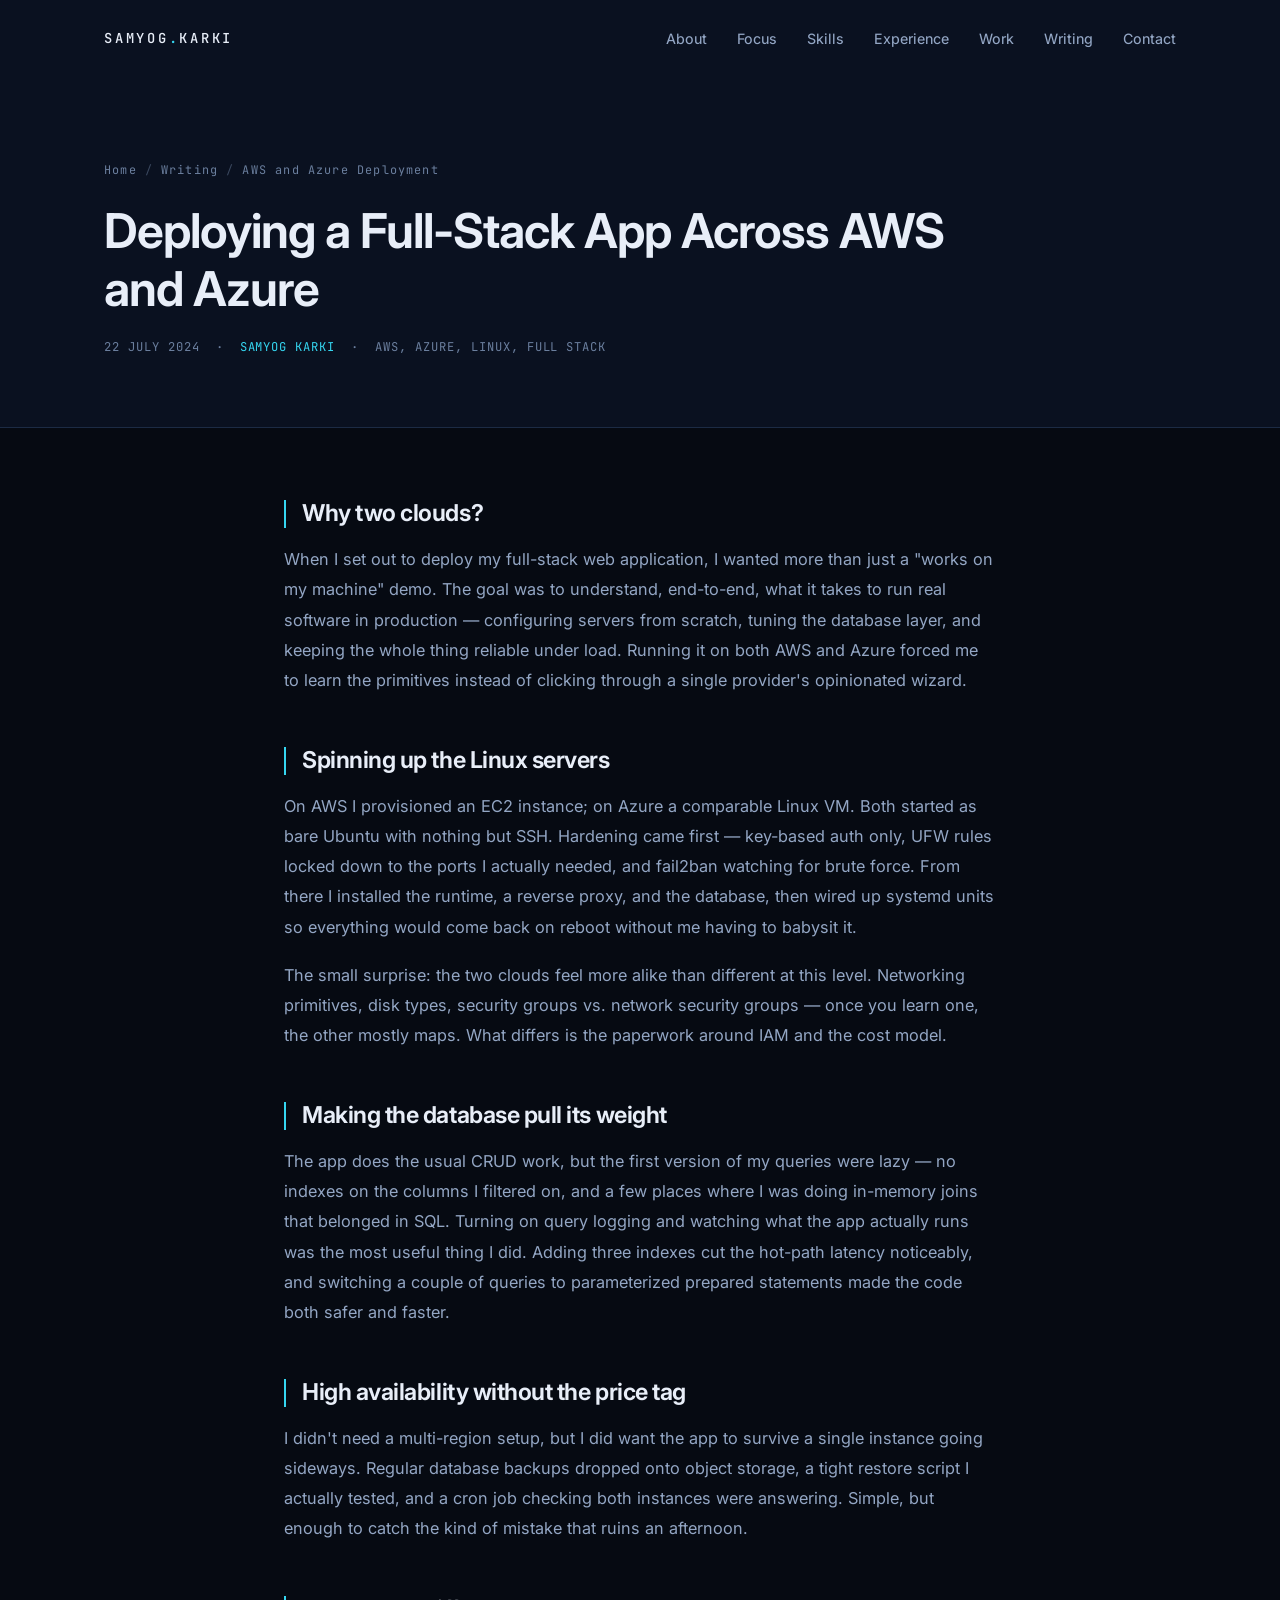
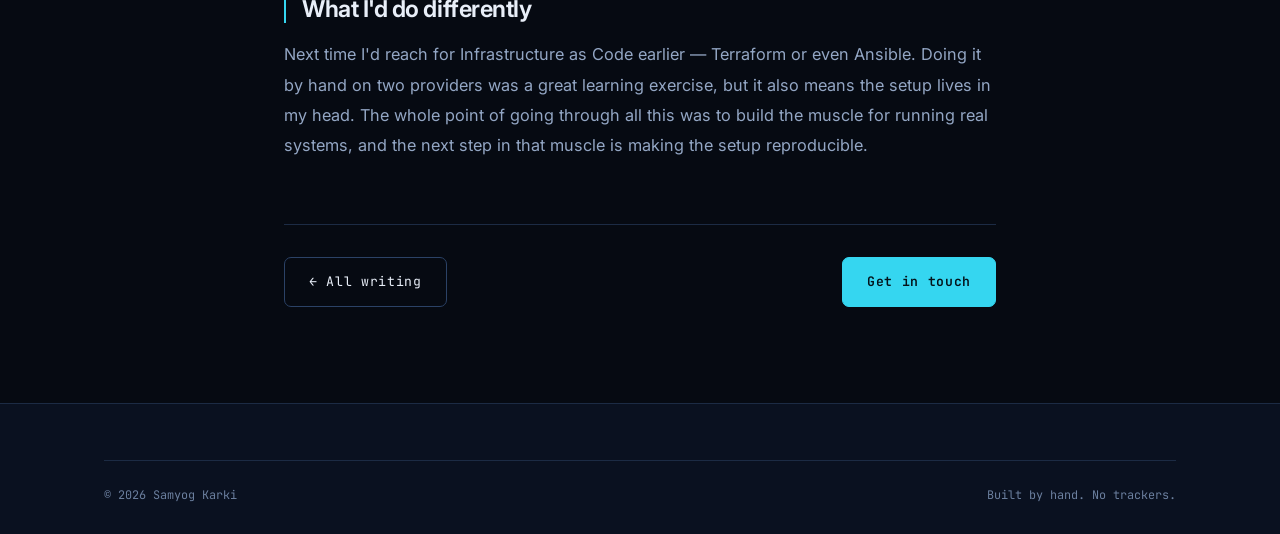
<file: blog-cloud.html>
<!DOCTYPE html>
<html lang="en">
<head>
  <meta charset="utf-8">
  <meta name="viewport" content="width=device-width, initial-scale=1">
  <title>Deploying a Full-Stack App Across AWS and Azure &mdash; Samyog Karki</title>
  <meta name="description" content="Setting up a scalable web application across two cloud providers.">
  <meta name="author" content="Samyog Karki">
  <meta name="theme-color" content="#060a12">
  <link rel="preconnect" href="https://fonts.googleapis.com">
  <link rel="preconnect" href="https://fonts.gstatic.com" crossorigin>
  <link href="https://fonts.googleapis.com/css2?family=Inter:wght@400;450;500;600;700&family=JetBrains+Mono:wght@400;500&display=swap" rel="stylesheet">
  <link rel="stylesheet" href="css/site.css">
</head>
<body>

<div class="grid-bg" aria-hidden="true"></div>

<header class="site-header">
  <div class="wrap">
    <a class="brand" href="index.html">Samyog<span>.</span>Karki</a>
    <nav class="nav" id="nav">
      <a href="index.html#about">About</a>
      <a href="index.html#focus">Focus</a>
      <a href="index.html#skills">Skills</a>
      <a href="index.html#experience">Experience</a>
      <a href="index.html#work">Work</a>
      <a href="index.html#writing">Writing</a>
      <a href="index.html#contact">Contact</a>
    </nav>
    <button class="nav-toggle" type="button" aria-label="Toggle navigation" aria-expanded="false" aria-controls="nav"><span></span></button>
  </div>
</header>

<section class="article-head">
  <div class="wrap">
    <p class="crumbs"><a href="index.html">Home</a><i>/</i><a href="index.html#writing">Writing</a><i>/</i>AWS and Azure Deployment</p>
    <h1>Deploying a Full-Stack App Across AWS and Azure</h1>
    <p class="article-meta">22 July 2024 &nbsp;&middot;&nbsp; <b>Samyog Karki</b> &nbsp;&middot;&nbsp; AWS, Azure, Linux, Full Stack</p>
  </div>
</section>

<article class="article">
  <div class="wrap">
    <h2>Why two clouds?</h2>
    <p>When I set out to deploy my full-stack web application, I wanted more than just a "works on my machine" demo. The goal was to understand, end-to-end, what it takes to run real software in production — configuring servers from scratch, tuning the database layer, and keeping the whole thing reliable under load. Running it on both AWS and Azure forced me to learn the primitives instead of clicking through a single provider's opinionated wizard.</p>
    <h2>Spinning up the Linux servers</h2>
    <p>On AWS I provisioned an EC2 instance; on Azure a comparable Linux VM. Both started as bare Ubuntu with nothing but SSH. Hardening came first — key-based auth only, UFW rules locked down to the ports I actually needed, and fail2ban watching for brute force. From there I installed the runtime, a reverse proxy, and the database, then wired up systemd units so everything would come back on reboot without me having to babysit it.</p>
    <p>The small surprise: the two clouds feel more alike than different at this level. Networking primitives, disk types, security groups vs. network security groups — once you learn one, the other mostly maps. What differs is the paperwork around IAM and the cost model.</p>
    <h2>Making the database pull its weight</h2>
    <p>The app does the usual CRUD work, but the first version of my queries were lazy — no indexes on the columns I filtered on, and a few places where I was doing in-memory joins that belonged in SQL. Turning on query logging and watching what the app actually runs was the most useful thing I did. Adding three indexes cut the hot-path latency noticeably, and switching a couple of queries to parameterized prepared statements made the code both safer and faster.</p>
    <h2>High availability without the price tag</h2>
    <p>I didn't need a multi-region setup, but I did want the app to survive a single instance going sideways. Regular database backups dropped onto object storage, a tight restore script I actually tested, and a cron job checking both instances were answering. Simple, but enough to catch the kind of mistake that ruins an afternoon.</p>
    <h2>What I'd do differently</h2>
    <p>Next time I'd reach for Infrastructure as Code earlier — Terraform or even Ansible. Doing it by hand on two providers was a great learning exercise, but it also means the setup lives in my head. The whole point of going through all this was to build the muscle for running real systems, and the next step in that muscle is making the setup reproducible.</p>
    <div class="article-foot">
      <a class="btn" href="index.html#writing">&larr; All writing</a>
      <a class="btn btn--primary" href="index.html#contact">Get in touch</a>
    </div>
  </div>
</article>

<footer class="site-footer">
  <div class="wrap">
    <div class="footer-bottom">
      <span>&copy; <span id="year">2026</span> Samyog Karki</span>
      <span>Built by hand. No trackers.</span>
    </div>
  </div>
</footer>

<script src="js/site.js"></script>
</body>
</html>
</file>
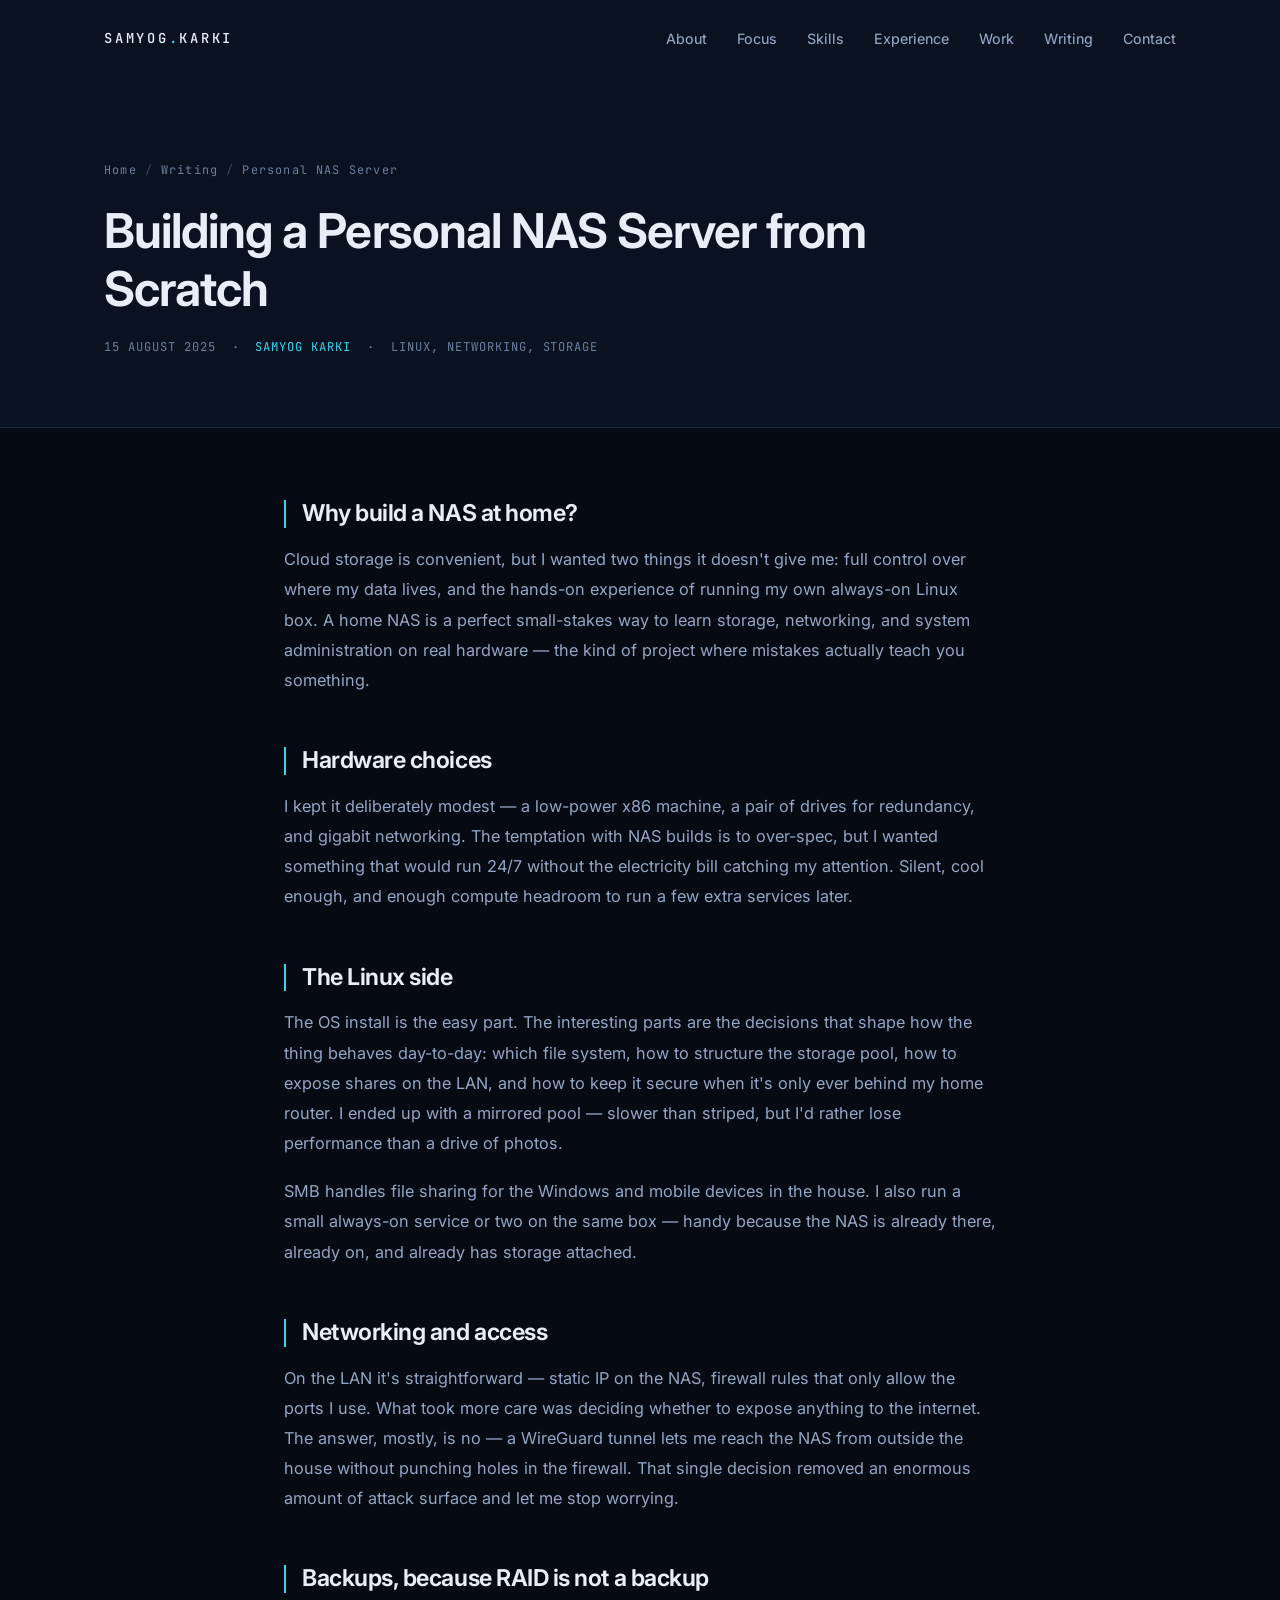
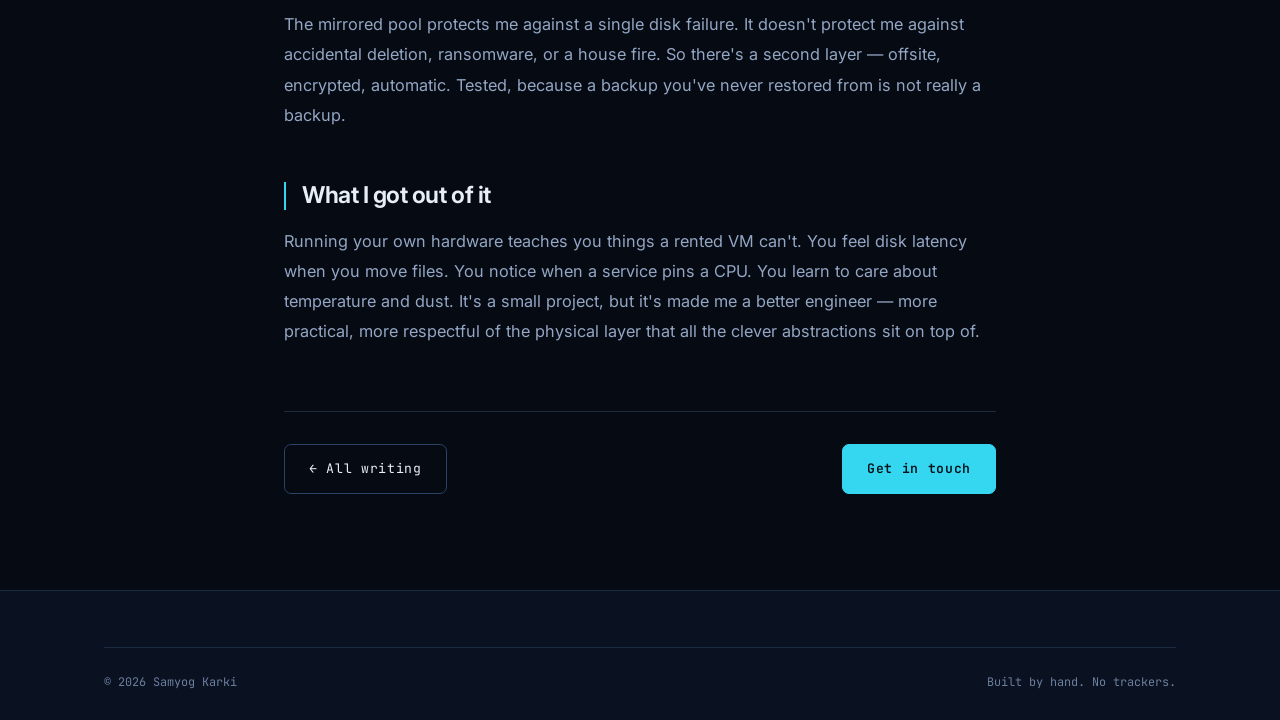
<file: blog-nas.html>
<!DOCTYPE html>
<html lang="en">
<head>
  <meta charset="utf-8">
  <meta name="viewport" content="width=device-width, initial-scale=1">
  <title>Building a Personal NAS Server from Scratch &mdash; Samyog Karki</title>
  <meta name="description" content="Designing, deploying and self-managing a home network-attached storage server.">
  <meta name="author" content="Samyog Karki">
  <meta name="theme-color" content="#060a12">
  <link rel="preconnect" href="https://fonts.googleapis.com">
  <link rel="preconnect" href="https://fonts.gstatic.com" crossorigin>
  <link href="https://fonts.googleapis.com/css2?family=Inter:wght@400;450;500;600;700&family=JetBrains+Mono:wght@400;500&display=swap" rel="stylesheet">
  <link rel="stylesheet" href="css/site.css">
</head>
<body>

<div class="grid-bg" aria-hidden="true"></div>

<header class="site-header">
  <div class="wrap">
    <a class="brand" href="index.html">Samyog<span>.</span>Karki</a>
    <nav class="nav" id="nav">
      <a href="index.html#about">About</a>
      <a href="index.html#focus">Focus</a>
      <a href="index.html#skills">Skills</a>
      <a href="index.html#experience">Experience</a>
      <a href="index.html#work">Work</a>
      <a href="index.html#writing">Writing</a>
      <a href="index.html#contact">Contact</a>
    </nav>
    <button class="nav-toggle" type="button" aria-label="Toggle navigation" aria-expanded="false" aria-controls="nav"><span></span></button>
  </div>
</header>

<section class="article-head">
  <div class="wrap">
    <p class="crumbs"><a href="index.html">Home</a><i>/</i><a href="index.html#writing">Writing</a><i>/</i>Personal NAS Server</p>
    <h1>Building a Personal NAS Server from Scratch</h1>
    <p class="article-meta">15 August 2025 &nbsp;&middot;&nbsp; <b>Samyog Karki</b> &nbsp;&middot;&nbsp; Linux, Networking, Storage</p>
  </div>
</section>

<article class="article">
  <div class="wrap">
    <h2>Why build a NAS at home?</h2>
    <p>Cloud storage is convenient, but I wanted two things it doesn't give me: full control over where my data lives, and the hands-on experience of running my own always-on Linux box. A home NAS is a perfect small-stakes way to learn storage, networking, and system administration on real hardware — the kind of project where mistakes actually teach you something.</p>
    <h2>Hardware choices</h2>
    <p>I kept it deliberately modest — a low-power x86 machine, a pair of drives for redundancy, and gigabit networking. The temptation with NAS builds is to over-spec, but I wanted something that would run 24/7 without the electricity bill catching my attention. Silent, cool enough, and enough compute headroom to run a few extra services later.</p>
    <h2>The Linux side</h2>
    <p>The OS install is the easy part. The interesting parts are the decisions that shape how the thing behaves day-to-day: which file system, how to structure the storage pool, how to expose shares on the LAN, and how to keep it secure when it's only ever behind my home router. I ended up with a mirrored pool — slower than striped, but I'd rather lose performance than a drive of photos.</p>
    <p>SMB handles file sharing for the Windows and mobile devices in the house. I also run a small always-on service or two on the same box — handy because the NAS is already there, already on, and already has storage attached.</p>
    <h2>Networking and access</h2>
    <p>On the LAN it's straightforward — static IP on the NAS, firewall rules that only allow the ports I use. What took more care was deciding whether to expose anything to the internet. The answer, mostly, is no — a WireGuard tunnel lets me reach the NAS from outside the house without punching holes in the firewall. That single decision removed an enormous amount of attack surface and let me stop worrying.</p>
    <h2>Backups, because RAID is not a backup</h2>
    <p>The mirrored pool protects me against a single disk failure. It doesn't protect me against accidental deletion, ransomware, or a house fire. So there's a second layer — offsite, encrypted, automatic. Tested, because a backup you've never restored from is not really a backup.</p>
    <h2>What I got out of it</h2>
    <p>Running your own hardware teaches you things a rented VM can't. You feel disk latency when you move files. You notice when a service pins a CPU. You learn to care about temperature and dust. It's a small project, but it's made me a better engineer — more practical, more respectful of the physical layer that all the clever abstractions sit on top of.</p>
    <div class="article-foot">
      <a class="btn" href="index.html#writing">&larr; All writing</a>
      <a class="btn btn--primary" href="index.html#contact">Get in touch</a>
    </div>
  </div>
</article>

<footer class="site-footer">
  <div class="wrap">
    <div class="footer-bottom">
      <span>&copy; <span id="year">2026</span> Samyog Karki</span>
      <span>Built by hand. No trackers.</span>
    </div>
  </div>
</footer>

<script src="js/site.js"></script>
</body>
</html>
</file>
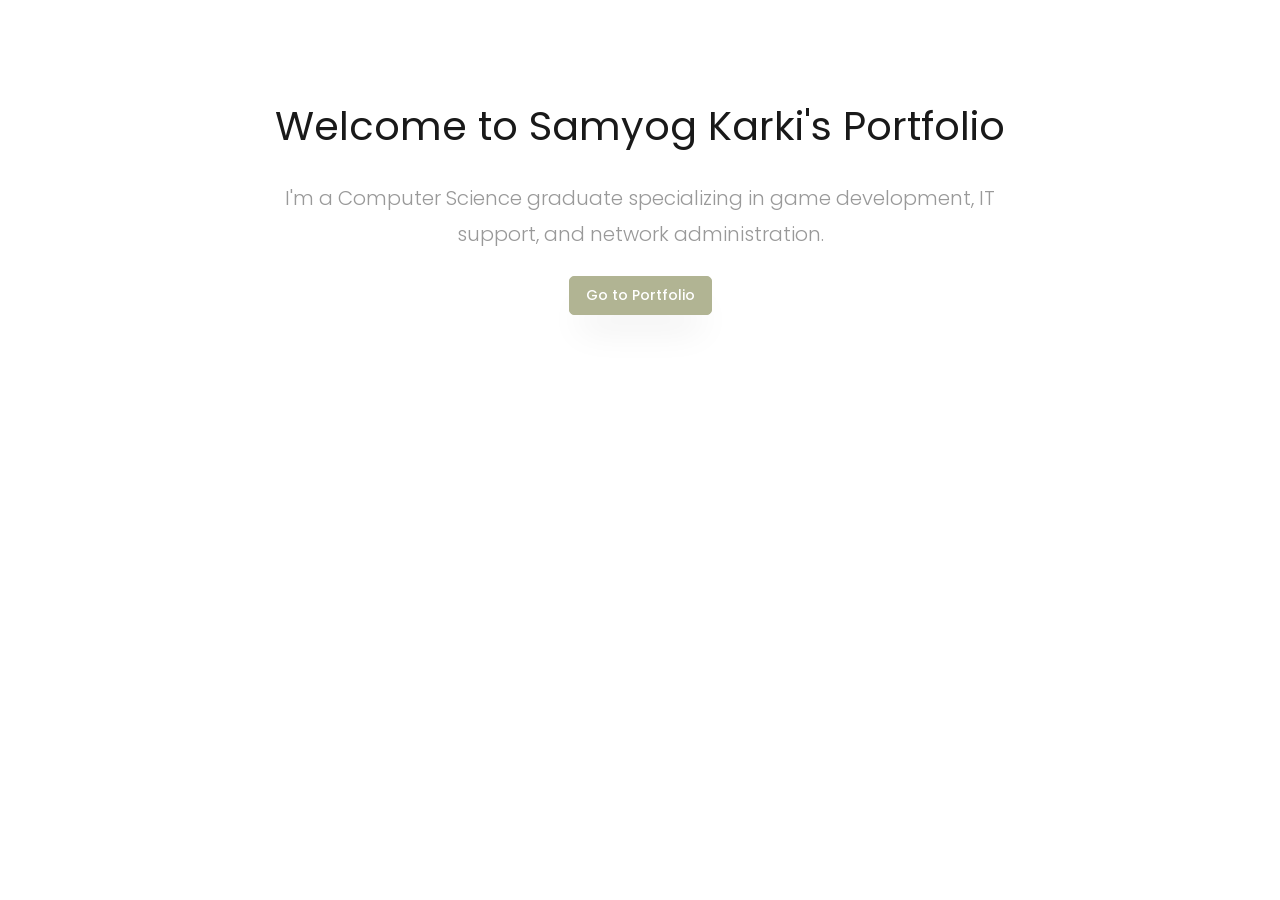
<file: main.html>
<!DOCTYPE html>
<html lang="en">
<head>
	<title>Welcome to Samyog's Space</title>
	<meta charset="utf-8">
	<meta name="viewport" content="width=device-width, initial-scale=1, shrink-to-fit=no">
	<link href="https://fonts.googleapis.com/css?family=Poppins:100,200,300,400,500,600,700,800,900" rel="stylesheet">
	<link rel="stylesheet" href="https://stackpath.bootstrapcdn.com/font-awesome/4.7.0/css/font-awesome.min.css">
	<link rel="stylesheet" href="css/style.css">
</head>
<body>
	<div class="container mt-5 pt-5">
		<div class="row justify-content-center">
			<div class="col-md-8 text-center">
				<h1>Welcome to Samyog Karki's Portfolio</h1>
				<p class="lead mt-4">I'm a Computer Science graduate specializing in game development, IT support, and network administration.</p>
				<p class="mt-4"><a href="index.html" class="btn btn-primary btn-lg">Go to Portfolio</a></p>
			</div>
		</div>
	</div>
	<script src="js/jquery.min.js"></script>
	<script src="js/bootstrap.min.js"></script>
</body>
</html>
</file>
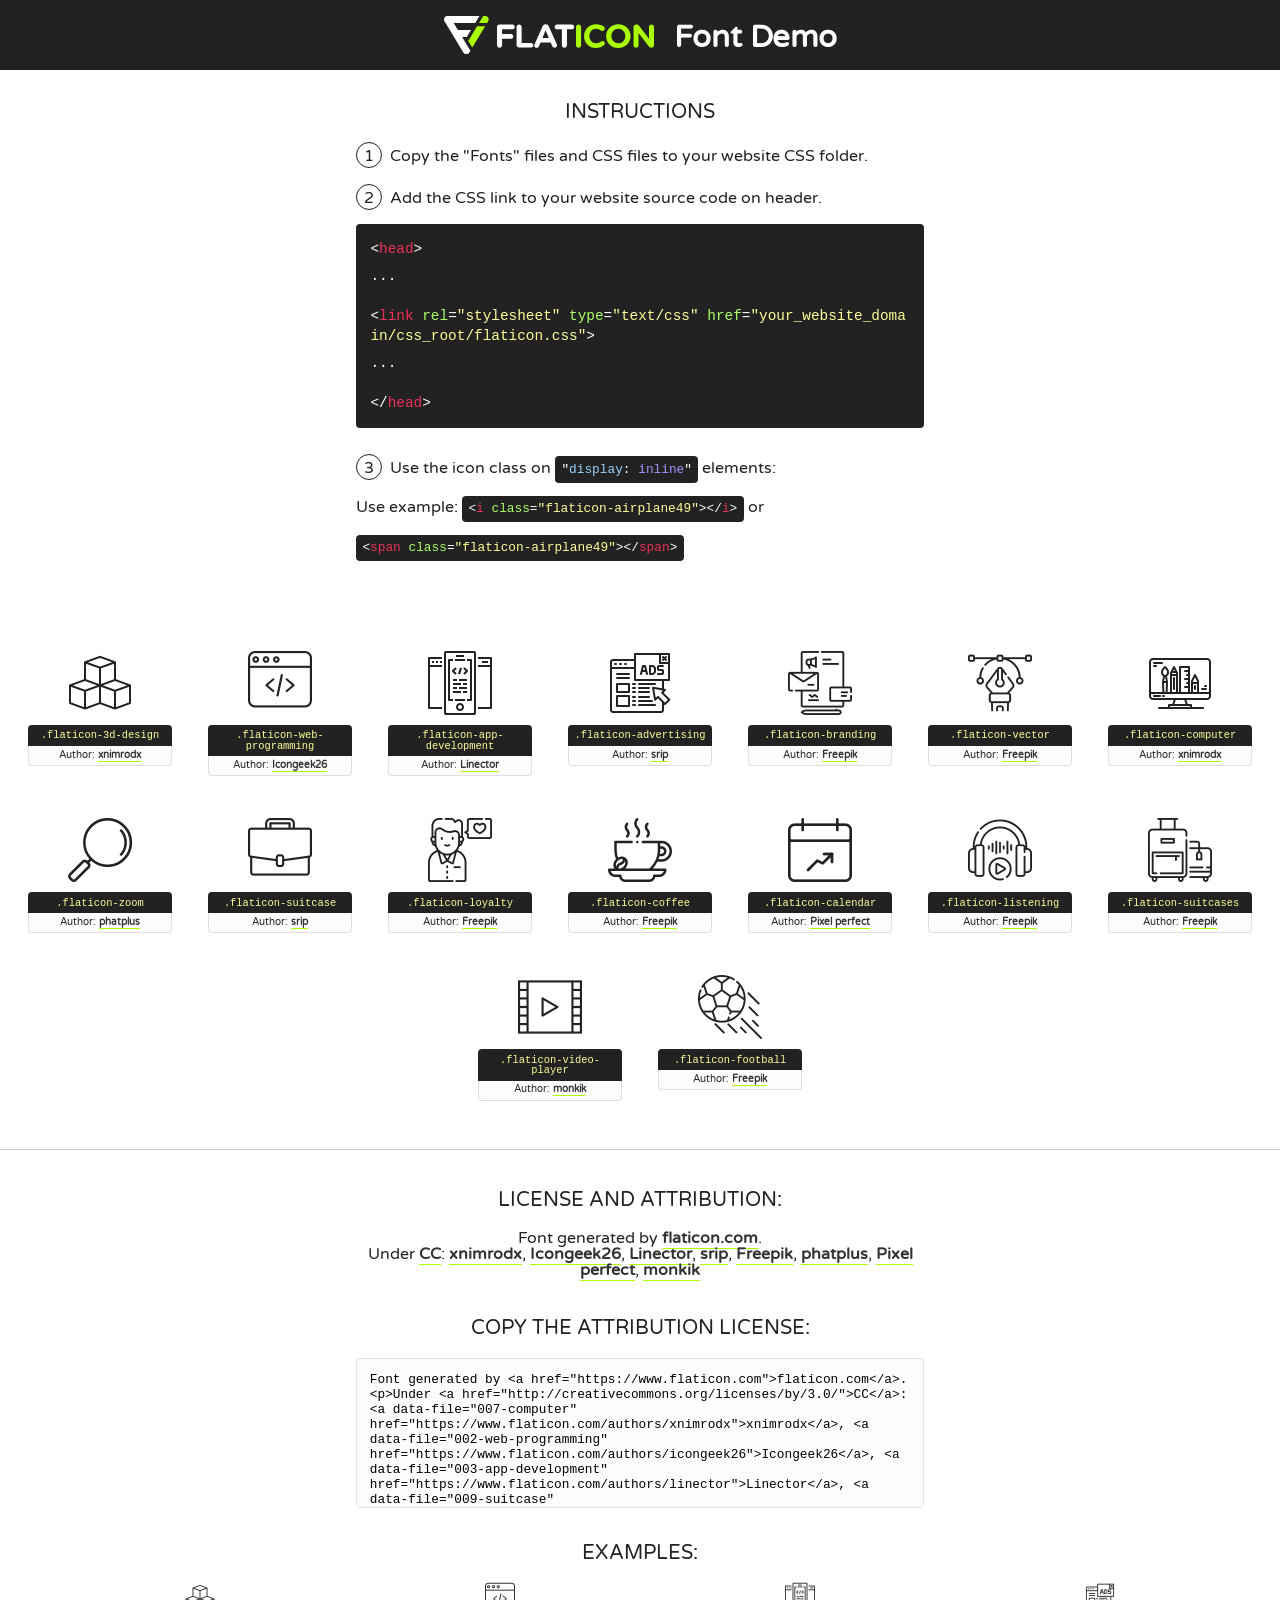
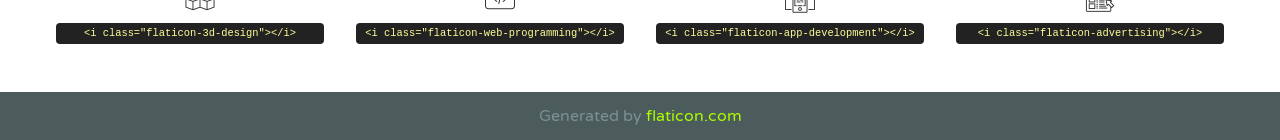
<file: fonts/flaticon/font/flaticon.html>
<!DOCTYPE html>
<!--
  Flaticon icon font: Flaticon
  Creation date: 03/07/2020 09:59
-->
<html>
<!DOCTYPE html>
<html>

<head>
    <title>Flaticon WebFont</title>
    <link href="http://fonts.googleapis.com/css?family=Varela+Round" rel="stylesheet" type="text/css" />
    <link rel="stylesheet" type="text/css" href="flaticon.css">
    <meta charset="UTF-8">
    <style>
    html, body, div, span, applet, object, iframe,
    h1, h2, h3, h4, h5, h6, p, blockquote, pre,
    a, abbr, acronym, address, big, cite, code,
    del, dfn, em, img, ins, kbd, q, s, samp,
    small, strike, strong, sub, sup, tt, var,
    b, u, i, center,
    dl, dt, dd, ol, ul, li,
    fieldset, form, label, legend,
    table, caption, tbody, tfoot, thead, tr, th, td,
    article, aside, canvas, details, embed, 
    figure, figcaption, footer, header, hgroup, 
    menu, nav, output, ruby, section, summary,
    time, mark, audio, video {
        margin: 0;
        padding: 0;
        border: 0;
        font-size: 100%;
        font: inherit;
        vertical-align: baseline;
    }
    /* HTML5 display-role reset for older browsers */
    article, aside, details, figcaption, figure, 
    footer, header, hgroup, menu, nav, section {
        display: block;
    }
    body {
        line-height: 1;
    }
    ol, ul {
        list-style: none;
    }
    blockquote, q {
        quotes: none;
    }
    blockquote:before, blockquote:after,
    q:before, q:after {
        content: '';
        content: none;
    }
    table {
        border-collapse: collapse;
        border-spacing: 0;
    }
    body {
        font-family: 'Varela Round', Helvetica, Arial, sans-serif;
        font-size: 16px;
        color: #222;
    }
    a {
        color: #333;
        border-bottom: 1px solid #a9fd00;
        font-weight: bold;
        text-decoration: none;
    }
    * {
        -moz-box-sizing: border-box;
        -webkit-box-sizing: border-box;
        box-sizing: border-box;
        margin: 0;
        padding: 0;
    }
    [class^="flaticon-"]:before, [class*=" flaticon-"]:before, [class^="flaticon-"]:after, [class*=" flaticon-"]:after {
        font-family: Flaticon;
        font-size: 30px;
        font-style: normal;
        margin-left: 20px;
        color: #333;
    }
    .wrapper {
        max-width: 600px;
        margin: auto;
        padding: 0 1em;
    }
    .title {
        font-size: 1.25em;
        text-align: center;
        margin-bottom: 1em;
        text-transform: uppercase;
    }
    header {
        text-align: center;
        background-color: #222;
        color: #fff;
        padding: 1em;
    }
    header .logo {
        width: 210px;
        height: 38px;
        display: inline-block;
        vertical-align: middle;
        margin-right: 1em;
        border: none;
    }
    header strong {
        font-size: 1.95em;
        font-weight: bold;
        vertical-align: middle;
        margin-top: 5px;
        display: inline-block;
    }
    .demo {
        margin: 2em auto;
        line-height: 1.25em;
    }
    .demo ul li {
        margin-bottom: 1em;
    }
    .demo ul li .num {
        color: #222;
        border-radius: 20px;
        display: inline-block;
        width: 26px;
        padding: 3px;
        height: 26px;
        text-align: center;
        margin-right: 0.5em;
        border: 1px solid #222;
    }
    .demo ul li code {
        background-color: #222;
        border-radius: 4px;
        padding: 0.25em 0.5em;
        display: inline-block;
        color: #fff;
        font-family: Consolas,Monaco,Lucida Console,Liberation Mono,DejaVu Sans Mono,Bitstream Vera Sans Mono,Courier New, monospace;
        font-weight: lighter;
        margin-top: 1em;
        font-size: 0.8em;
        word-break: break-all;
    }
    .demo ul li code.big {
        padding: 1em;
        font-size: 0.9em;
    }
    .demo ul li code .red {
        color: #EF3159;
    }
    .demo ul li code .green {
        color: #ACFF65;
    }
    .demo ul li code .yellow {
        color: #FFFF99;
    }
    .demo ul li code .blue {
        color: #99D3FF;
    }
    .demo ul li code .purple {
        color: #A295FF;
    }
    .demo ul li code .dots {
        margin-top: 0.5em;
        display: block;
    }
    #glyphs {
        border-bottom: 1px solid #ccc;
        padding: 2em 0;
        text-align: center;
    }
    .glyph {
        display: inline-block;
        width: 9em;
        margin: 1em;
        text-align: center;
        vertical-align: top;
        background: #FFF;
    }
    .glyph .glyph-icon {
        padding: 10px;
        display: block;
        font-family:"Flaticon";
        font-size: 64px;
        line-height: 1;
    }
    .glyph .glyph-icon:before {
        font-size: 64px;
        color: #222;
        margin-left: 0;
    }
    .class-name {
        font-size: 0.65em;
        background-color: #222;
        color: #fff;
        border-radius: 4px 4px 0 0;
        padding: 0.5em;
        color: #FFFF99;
        font-family: Consolas,Monaco,Lucida Console,Liberation Mono,DejaVu Sans Mono,Bitstream Vera Sans Mono,Courier New, monospace;
    }
    .author-name {
        font-size: 0.6em;
        background-color: #fcfcfd;
        border: 1px solid #DEDEE4;
        border-top: 0;
        border-radius: 0 0 4px 4px;
        padding: 0.5em;
    }
    .class-name:last-child {
        font-size: 10px;
        color:#888;
    }
    .class-name:last-child a {
        font-size: 10px;
        color:#555;
    }
    .class-name:last-child a:hover {
        color:#a9fd00;
    }
    .glyph > input {
        display: block;
        width: 100px;
        margin: 5px auto;
        text-align: center;
        font-size: 12px;
        cursor: text;
    }
    .glyph > input.icon-input {
        font-family:"Flaticon";
        font-size: 16px;
        margin-bottom: 10px;
    }
    .attribution .title {
        margin-top: 2em;
    }
    .attribution textarea {
        background-color: #fcfcfd;
        padding: 1em;
        border: none;
        box-shadow: none;
        border: 1px solid #DEDEE4;
        border-radius: 4px;
        resize: none;
        width: 100%;
        height: 150px;
        font-size: 0.8em;
        font-family: Consolas,Monaco,Lucida Console,Liberation Mono,DejaVu Sans Mono,Bitstream Vera Sans Mono,Courier New, monospace;
        -webkit-appearance: none;
    }
    .iconsuse {
        margin: 2em auto;
        text-align: center;
        max-width: 1200px;
    }
    .iconsuse:after {
        content: '';
        display: table;
        clear: both;
    }
    .iconsuse .image {
        float: left;
        width: 25%;
        padding: 0 1em;
    }
    .iconsuse .image p {
        margin-bottom: 1em;
    }
    .iconsuse .image span {
        display: block;
        font-size: 0.65em;
        background-color: #222;
        color: #fff;
        border-radius: 4px;
        padding: 0.5em;
        color: #FFFF99;
        margin-top: 1em;
        font-family: Consolas,Monaco,Lucida Console,Liberation Mono,DejaVu Sans Mono,Bitstream Vera Sans Mono,Courier New, monospace;
    }
    #footer {
        text-align: center;
        background-color: #4C5B5C;
        color: #7c9192;
        padding: 1em;
    }
    #footer a {
        border: none;
        color: #a9fd00;
        font-weight: normal;
    }
    @media (max-width: 960px) {
        .iconsuse .image {
            width: 50%;
        }
    }
    @media (max-width: 560px) {
        .iconsuse .image {
            width: 100%;
        }
    }
    </style>
</head>

<body class="characters-off">

    <header>
        <a href="https://www.flaticon.com" target="_blank" class="logo">
            <svg version="1.1" xmlns="http://www.w3.org/2000/svg" xmlns:xlink="http://www.w3.org/1999/xlink" xmlns:a="http://ns.adobe.com/AdobeSVGViewerExtensions/3.0/" viewBox="0 0 560.875 102.036" enable-background="new 0 0 560.875 102.036" xml:space="preserve">
                <defs>
                </defs>
                <g>
                    <g class="letters">
                        <path fill="#ffffff" d="M141.596,29.675c0-3.777,2.985-6.767,6.764-6.767h34.438c3.426,0,6.15,2.728,6.15,6.15
                        c0,3.43-2.724,6.149-6.15,6.149h-27.674v13.091h23.719c3.429,0,6.151,2.724,6.151,6.15c0,3.43-2.723,6.149-6.151,6.149h-23.719
                        v17.574c0,3.773-2.986,6.761-6.764,6.761c-3.779,0-6.764-2.989-6.764-6.761V29.675z"></path>
                        <path fill="#ffffff" d="M193.844,29.149c0-3.781,2.985-6.767,6.764-6.767c3.776,0,6.763,2.985,6.763,6.767v42.957h25.039
                        c3.426,0,6.149,2.726,6.149,6.153c0,3.425-2.723,6.15-6.149,6.15h-31.802c-3.779,0-6.764-2.986-6.764-6.768V29.149z"></path>
                        <path fill="#ffffff" d="M241.891,75.71l21.438-48.407c1.492-3.341,4.215-5.357,7.906-5.357h0.792
                        c3.686,0,6.323,2.017,7.815,5.357l21.439,48.407c0.436,0.967,0.701,1.845,0.701,2.723c0,3.602-2.809,6.501-6.414,6.501
                        c-3.161,0-5.269-1.845-6.499-4.655l-4.132-9.661h-27.059l-4.301,10.102c-1.144,2.631-3.426,4.214-6.237,4.214
                        c-3.517,0-6.24-2.81-6.24-6.325C241.1,77.64,241.451,76.677,241.891,75.71z M279.932,58.666l-8.521-20.297l-8.526,20.297H279.932
                        z"></path>
                        <path fill="#ffffff" d="M314.864,35.387H301.86c-3.429,0-6.239-2.813-6.239-6.238c0-3.429,2.811-6.24,6.239-6.24h39.533
                        c3.426,0,6.237,2.811,6.237,6.24c0,3.425-2.811,6.238-6.237,6.238h-13.001v42.785c0,3.773-2.99,6.761-6.764,6.761
                        c-3.779,0-6.764-2.989-6.764-6.761V35.387z"></path>
                        <path fill="#A9FD00" d="M352.615,29.149c0-3.781,2.985-6.767,6.767-6.767c3.774,0,6.761,2.985,6.761,6.767v49.024
                        c0,3.773-2.987,6.761-6.761,6.761c-3.781,0-6.767-2.989-6.767-6.761V29.149z"></path>
                        <path fill="#A9FD00" d="M374.132,53.836v-0.179c0-17.481,13.178-31.801,32.065-31.801c9.22,0,15.459,2.458,20.557,6.238
                        c1.402,1.054,2.637,2.985,2.637,5.357c0,3.692-2.985,6.59-6.681,6.59c-1.845,0-3.071-0.702-4.044-1.319
                        c-3.776-2.813-7.729-4.393-12.562-4.393c-10.364,0-17.831,8.611-17.831,19.154v0.173c0,10.542,7.291,19.329,17.831,19.329
                        c5.715,0,9.492-1.756,13.359-4.834c1.049-0.874,2.458-1.491,4.039-1.491c3.429,0,6.325,2.813,6.325,6.236
                        c0,2.106-1.056,3.78-2.282,4.834c-5.539,4.834-12.036,7.733-21.878,7.733C387.572,85.464,374.132,71.493,374.132,53.836z"></path>
                        <path fill="#A9FD00" d="M433.009,53.836v-0.179c0-17.481,13.79-31.801,32.766-31.801c18.981,0,32.592,14.143,32.592,31.628v0.173
                        c0,17.483-13.785,31.807-32.769,31.807C446.625,85.464,433.009,71.32,433.009,53.836z M484.224,53.836v-0.179
                        c0-10.539-7.725-19.326-18.626-19.326c-10.893,0-18.449,8.611-18.449,19.154v0.173c0,10.542,7.73,19.329,18.626,19.329
                        C476.676,72.986,484.224,64.378,484.224,53.836z"></path>
                        <path fill="#A9FD00" d="M506.233,29.321c0-3.774,2.99-6.763,6.767-6.763h1.401c3.252,0,5.183,1.583,7.029,3.953l26.093,34.265
                        V29.059c0-3.692,2.99-6.677,6.681-6.677c3.683,0,6.671,2.985,6.671,6.677v48.934c0,3.78-2.987,6.765-6.764,6.765h-0.436
                        c-3.257,0-5.188-1.581-7.034-3.953l-27.056-35.492v32.944c0,3.687-2.985,6.676-6.678,6.676c-3.683,0-6.673-2.989-6.673-6.676
                        V29.321z"></path>
                    </g>
                    <g class="insignia">
                        <path fill="#ffffff" d="M48.372,56.137h12.517l11.156-18.537H37.186L25.688,18.539h57.825L94.668,0H9.271
                        C5.925,0,2.842,1.801,1.198,4.716c-1.644,2.907-1.593,6.482,0.134,9.343l50.38,83.501c1.678,2.781,4.689,4.476,7.938,4.476
                        c3.246,0,6.257-1.695,7.935-4.476l2.898-4.804L48.372,56.137z"></path>
                        <g class="i">
                            <path fill="#A9FD00" d="M93.575,18.539h0.031v0.004l21.652,0.004l2.705-4.488c1.727-2.861,1.778-6.436,0.133-9.343
                            C116.454,1.801,113.371,0,110.026,0h-5.294L93.575,18.539z"></path>
                            <polygon fill="#A9FD00" points="88.291,27.356 64.725,66.486 75.519,84.404 109.942,27.356"></polygon>
                        </g>
                    </g>
                </g>
            </svg>
        </a>
        <strong>Font Demo</strong>
    </header>


    <section class="demo wrapper">

        <p class="title">Instructions</p>

        <ul>
            <li>
                <span class="num">1</span>Copy the "Fonts" files and CSS files to your website CSS folder.
            </li>
            <li>
                <span class="num">2</span>Add the CSS link to your website source code on header.
                <code class="big">
                    &lt;<span class="red">head</span>&gt;
                    <br/><span class="dots">...</span>
                    <br/>&lt;<span class="red">link</span> <span class="green">rel</span>=<span class="yellow">"stylesheet"</span> <span class="green">type</span>=<span class="yellow">"text/css"</span> <span class="green">href</span>=<span class="yellow">"your_website_domain/css_root/flaticon.css"</span>&gt;
                    <br/><span class="dots">...</span>
                    <br/>&lt;/<span class="red">head</span>&gt;
                </code>
            </li>

            <li>
                <p>
                    <span class="num">3</span>Use the icon class on <code>"<span class="blue">display</span>:<span class="purple"> inline</span>"</code> elements:
                    <br />
                    Use example: <code>&lt;<span class="red">i</span> <span class="green">class</span>=<span class="yellow">&quot;flaticon-airplane49&quot;</span>&gt;&lt;/<span class="red">i</span>&gt;</code> or <code>&lt;<span class="red">span</span> <span class="green">class</span>=<span class="yellow">&quot;flaticon-airplane49&quot;</span>&gt;&lt;/<span class="red">span</span>&gt;</code>
            </li>
        </ul>

    </section>




   <section id="glyphs">          
    
      
        <div class="glyph"><div class="glyph-icon flaticon-3d-design"></div>
            <div class="class-name">.flaticon-3d-design</div>
            <div class="author-name">Author: <a data-file="001-3d-design" href="https://www.flaticon.com/authors/xnimrodx">xnimrodx</a> </div> 
        </div>        
        
        <div class="glyph"><div class="glyph-icon flaticon-web-programming"></div>
            <div class="class-name">.flaticon-web-programming</div>
            <div class="author-name">Author: <a data-file="002-web-programming" href="https://www.flaticon.com/authors/icongeek26">Icongeek26</a> </div> 
        </div>        
        
        <div class="glyph"><div class="glyph-icon flaticon-app-development"></div>
            <div class="class-name">.flaticon-app-development</div>
            <div class="author-name">Author: <a data-file="003-app-development" href="https://www.flaticon.com/authors/linector">Linector</a> </div> 
        </div>        
        
        <div class="glyph"><div class="glyph-icon flaticon-advertising"></div>
            <div class="class-name">.flaticon-advertising</div>
            <div class="author-name">Author: <a data-file="004-advertising" href="https://www.flaticon.com/authors/srip">srip</a> </div> 
        </div>        
        
        <div class="glyph"><div class="glyph-icon flaticon-branding"></div>
            <div class="class-name">.flaticon-branding</div>
            <div class="author-name">Author: <a data-file="005-branding" href="http://www.freepik.com">Freepik</a> </div> 
        </div>        
        
        <div class="glyph"><div class="glyph-icon flaticon-vector"></div>
            <div class="class-name">.flaticon-vector</div>
            <div class="author-name">Author: <a data-file="006-vector" href="http://www.freepik.com">Freepik</a> </div> 
        </div>        
        
        <div class="glyph"><div class="glyph-icon flaticon-computer"></div>
            <div class="class-name">.flaticon-computer</div>
            <div class="author-name">Author: <a data-file="007-computer" href="https://www.flaticon.com/authors/xnimrodx">xnimrodx</a> </div> 
        </div>        
        
        <div class="glyph"><div class="glyph-icon flaticon-zoom"></div>
            <div class="class-name">.flaticon-zoom</div>
            <div class="author-name">Author: <a data-file="008-zoom" href="https://www.flaticon.com/authors/phatplus">phatplus</a> </div> 
        </div>        
        
        <div class="glyph"><div class="glyph-icon flaticon-suitcase"></div>
            <div class="class-name">.flaticon-suitcase</div>
            <div class="author-name">Author: <a data-file="009-suitcase" href="https://www.flaticon.com/authors/srip">srip</a> </div> 
        </div>        
        
        <div class="glyph"><div class="glyph-icon flaticon-loyalty"></div>
            <div class="class-name">.flaticon-loyalty</div>
            <div class="author-name">Author: <a data-file="010-loyalty" href="http://www.freepik.com">Freepik</a> </div> 
        </div>        
        
        <div class="glyph"><div class="glyph-icon flaticon-coffee"></div>
            <div class="class-name">.flaticon-coffee</div>
            <div class="author-name">Author: <a data-file="011-coffee" href="http://www.freepik.com">Freepik</a> </div> 
        </div>        
        
        <div class="glyph"><div class="glyph-icon flaticon-calendar"></div>
            <div class="class-name">.flaticon-calendar</div>
            <div class="author-name">Author: <a data-file="012-calendar" href="https://www.flaticon.com/authors/pixel-perfect">Pixel perfect</a> </div> 
        </div>        
        
        <div class="glyph"><div class="glyph-icon flaticon-listening"></div>
            <div class="class-name">.flaticon-listening</div>
            <div class="author-name">Author: <a data-file="013-listening" href="http://www.freepik.com">Freepik</a> </div> 
        </div>        
        
        <div class="glyph"><div class="glyph-icon flaticon-suitcases"></div>
            <div class="class-name">.flaticon-suitcases</div>
            <div class="author-name">Author: <a data-file="014-suitcases" href="http://www.freepik.com">Freepik</a> </div> 
        </div>        
        
        <div class="glyph"><div class="glyph-icon flaticon-video-player"></div>
            <div class="class-name">.flaticon-video-player</div>
            <div class="author-name">Author: <a data-file="015-video-player" href="https://www.flaticon.com/authors/monkik">monkik</a> </div> 
        </div>        
        
        <div class="glyph"><div class="glyph-icon flaticon-football"></div>
            <div class="class-name">.flaticon-football</div>
            <div class="author-name">Author: <a data-file="016-football" href="http://www.freepik.com">Freepik</a> </div> 
        </div>        
        

    </section>



    <section class="attribution wrapper"   style="text-align:center;">

      <div class="title">License and attribution:</div><div class="attrDiv">Font generated by <a href="https://www.flaticon.com">flaticon.com</a>. <div><p>Under <a href="http://creativecommons.org/licenses/by/3.0/">CC</a>: <a data-file="007-computer" href="https://www.flaticon.com/authors/xnimrodx">xnimrodx</a>, <a data-file="002-web-programming" href="https://www.flaticon.com/authors/icongeek26">Icongeek26</a>, <a data-file="003-app-development" href="https://www.flaticon.com/authors/linector">Linector</a>, <a data-file="009-suitcase" href="https://www.flaticon.com/authors/srip">srip</a>, <a data-file="016-football" href="http://www.freepik.com">Freepik</a>, <a data-file="008-zoom" href="https://www.flaticon.com/authors/phatplus">phatplus</a>, <a data-file="012-calendar" href="https://www.flaticon.com/authors/pixel-perfect">Pixel perfect</a>, <a data-file="015-video-player" href="https://www.flaticon.com/authors/monkik">monkik</a></p>  </div>
      </div>
      <div class="title">Copy the Attribution License:</div>

    <textarea onclick="this.focus();this.select();">Font generated by &lt;a href=&quot;https://www.flaticon.com&quot;&gt;flaticon.com&lt;/a&gt;. <p>Under <a href="http://creativecommons.org/licenses/by/3.0/">CC</a>: <a data-file="007-computer" href="https://www.flaticon.com/authors/xnimrodx">xnimrodx</a>, <a data-file="002-web-programming" href="https://www.flaticon.com/authors/icongeek26">Icongeek26</a>, <a data-file="003-app-development" href="https://www.flaticon.com/authors/linector">Linector</a>, <a data-file="009-suitcase" href="https://www.flaticon.com/authors/srip">srip</a>, <a data-file="016-football" href="http://www.freepik.com">Freepik</a>, <a data-file="008-zoom" href="https://www.flaticon.com/authors/phatplus">phatplus</a>, <a data-file="012-calendar" href="https://www.flaticon.com/authors/pixel-perfect">Pixel perfect</a>, <a data-file="015-video-player" href="https://www.flaticon.com/authors/monkik">monkik</a></p>  
     </textarea>

    </section>

    <section class="iconsuse">

          <div class="title">Examples:</div>            
             
            <div class="image">
                <p>
                    <i class="glyph-icon flaticon-3d-design"></i> 
                    <span>&lt;i class=&quot;flaticon-3d-design&quot;&gt;&lt;/i&gt;</span>
                </p>
            </div>
            
            <div class="image">
                <p>
                    <i class="glyph-icon flaticon-web-programming"></i> 
                    <span>&lt;i class=&quot;flaticon-web-programming&quot;&gt;&lt;/i&gt;</span>
                </p>
            </div>
            
            <div class="image">
                <p>
                    <i class="glyph-icon flaticon-app-development"></i> 
                    <span>&lt;i class=&quot;flaticon-app-development&quot;&gt;&lt;/i&gt;</span>
                </p>
            </div>
            
            <div class="image">
                <p>
                    <i class="glyph-icon flaticon-advertising"></i> 
                    <span>&lt;i class=&quot;flaticon-advertising&quot;&gt;&lt;/i&gt;</span>
                </p>
            </div>
                       
        </div>
                            
    </section>

<div id="footer">
    <div>Generated by <a href="https://www.flaticon.com">flaticon.com</a>
    </div>
</div>



</body>
</html>
</file>
<file: css/site.css>
/* ============================================================
   Samyog Karki - portfolio
   Design system: deep navy surface, cyan accent, mono labels
   ============================================================ */

:root {
  --bg:          #060a12;
  --bg-soft:     #0a1120;
  --surface:     #0f1929;
  --surface-hi:  #16233a;
  --border:      #1c2b44;
  --border-hi:   #2b4266;

  --text:        #e8eef8;
  --text-dim:    #93a6c4;
  --text-mute:   #6b7f9e;

  --accent:      #35d6f0;
  --accent-deep: #0ea5c4;
  --accent-soft: rgba(53, 214, 240, 0.10);
  --accent-line: rgba(53, 214, 240, 0.28);

  --ok:          #4ade80;
  --err:         #f87171;

  --sans: "Inter", -apple-system, BlinkMacSystemFont, "Segoe UI", Roboto, sans-serif;
  --mono: "JetBrains Mono", ui-monospace, SFMono-Regular, Menlo, Consolas, monospace;

  --wrap: 1120px;
  --radius: 10px;
}

*, *::before, *::after { box-sizing: border-box; }

html { scroll-behavior: smooth; scroll-padding-top: 88px; }

body {
  margin: 0;
  background: var(--bg);
  color: var(--text);
  font-family: var(--sans);
  font-size: 16.5px;
  line-height: 1.7;
  -webkit-font-smoothing: antialiased;
  overflow-x: hidden;
}

img { max-width: 100%; display: block; }
a { color: var(--accent); text-decoration: none; }
a:hover { color: #7fe7f7; }

h1, h2, h3, h4 {
  margin: 0 0 .6em;
  line-height: 1.2;
  font-weight: 650;
  letter-spacing: -0.02em;
}
h1 { font-size: clamp(2.4rem, 6vw, 3.9rem); }
h2 { font-size: clamp(1.7rem, 3.6vw, 2.5rem); }
h3 { font-size: 1.16rem; letter-spacing: -0.01em; }
p  { margin: 0 0 1.1em; color: var(--text-dim); }

::selection { background: var(--accent); color: #041018; }

/* ---------- layout ---------- */

.wrap { width: 100%; max-width: var(--wrap); margin: 0 auto; padding: 0 24px; }

.section { padding: 104px 0; position: relative; }
.section--alt { background: var(--bg-soft); border-top: 1px solid var(--border); border-bottom: 1px solid var(--border); }

.eyebrow {
  font-family: var(--mono);
  font-size: .74rem;
  letter-spacing: .22em;
  text-transform: uppercase;
  color: var(--accent);
  margin: 0 0 14px;
  display: flex;
  align-items: center;
  gap: 12px;
}
.eyebrow::before {
  content: "";
  width: 26px;
  height: 1px;
  background: var(--accent-line);
}

.section-head { max-width: 680px; margin-bottom: 56px; }
.section-head p { margin-bottom: 0; }

/* ---------- ambient grid ---------- */

.grid-bg {
  position: fixed;
  inset: 0;
  z-index: 0;
  pointer-events: none;
  background-image:
    linear-gradient(to right,  rgba(53,214,240,.045) 1px, transparent 1px),
    linear-gradient(to bottom, rgba(53,214,240,.045) 1px, transparent 1px);
  background-size: 64px 64px;
  -webkit-mask-image: radial-gradient(ellipse 90% 60% at 50% 0%, #000 20%, transparent 78%);
  mask-image: radial-gradient(ellipse 90% 60% at 50% 0%, #000 20%, transparent 78%);
}
/* Excludes .site-header: this selector outscores .site-header on specificity,
   and would otherwise override its position:fixed with position:relative. */
body > *:not(.grid-bg):not(.site-header) { position: relative; z-index: 1; }

/* ---------- header ---------- */

.site-header {
  position: fixed;
  top: 0; left: 0; right: 0;
  z-index: 60;
  transition: background .28s ease, border-color .28s ease;
  border-bottom: 1px solid transparent;
}
.site-header.is-stuck {
  background: rgba(6, 10, 18, 0.86);
  -webkit-backdrop-filter: blur(14px);
  backdrop-filter: blur(14px);
  border-bottom-color: var(--border);
}
.site-header .wrap {
  display: flex;
  align-items: center;
  justify-content: space-between;
  height: 78px;
}
.brand {
  font-family: var(--mono);
  font-size: .86rem;
  font-weight: 500;
  letter-spacing: .2em;
  color: var(--text);
  text-transform: uppercase;
}
.brand span { color: var(--accent); }

.nav { display: flex; align-items: center; gap: 30px; }
.nav a {
  font-size: .89rem;
  color: var(--text-dim);
  font-weight: 450;
  position: relative;
  padding: 4px 0;
}
.nav a::after {
  content: "";
  position: absolute;
  left: 0; bottom: 0;
  width: 0; height: 1px;
  background: var(--accent);
  transition: width .25s ease;
}
.nav a:hover { color: var(--text); }
.nav a:hover::after { width: 100%; }

.nav-toggle {
  display: none;
  width: 42px; height: 42px;
  background: none;
  border: 1px solid var(--border);
  border-radius: 8px;
  cursor: pointer;
  padding: 0;
  align-items: center;
  justify-content: center;
}
.nav-toggle span {
  display: block;
  width: 18px; height: 1.5px;
  background: var(--text);
  position: relative;
  transition: background .2s ease;
}
.nav-toggle span::before,
.nav-toggle span::after {
  content: "";
  position: absolute;
  left: 0;
  width: 18px; height: 1.5px;
  background: var(--text);
  transition: transform .25s ease;
}
.nav-toggle span::before { top: -6px; }
.nav-toggle span::after  { top:  6px; }
.nav-open .nav-toggle span { background: transparent; }
.nav-open .nav-toggle span::before { transform: translateY(6px) rotate(45deg); }
.nav-open .nav-toggle span::after  { transform: translateY(-6px) rotate(-45deg); }

/* ---------- buttons ---------- */

.btn {
  display: inline-flex;
  align-items: center;
  gap: 9px;
  font-family: var(--mono);
  font-size: .82rem;
  letter-spacing: .05em;
  padding: 13px 24px;
  border-radius: 7px;
  border: 1px solid var(--border-hi);
  color: var(--text);
  background: transparent;
  cursor: pointer;
  transition: all .22s ease;
  white-space: nowrap;
}
.btn:hover {
  border-color: var(--accent);
  color: var(--accent);
  background: var(--accent-soft);
}
.btn--primary {
  background: var(--accent);
  border-color: var(--accent);
  color: #04131a;
  font-weight: 600;
}
.btn--primary:hover {
  background: #7fe7f7;
  border-color: #7fe7f7;
  color: #04131a;
}

/* ---------- hero ---------- */

.hero {
  min-height: 100vh;
  display: flex;
  align-items: center;
  padding: 130px 0 90px;
  position: relative;
}
.hero::after {
  content: "";
  position: absolute;
  top: -10%; left: 50%;
  transform: translateX(-50%);
  width: 900px; height: 620px;
  background: radial-gradient(circle, rgba(53,214,240,.09) 0%, transparent 65%);
  pointer-events: none;
  z-index: -1;
}
.hero h1 { margin-bottom: 18px; }
.hero-role {
  font-size: clamp(1.05rem, 2.4vw, 1.4rem);
  color: var(--text);
  font-weight: 500;
  margin: 0 0 22px;
  padding-left: 18px;
  border-left: 2px solid var(--accent);
  letter-spacing: -0.01em;
}
.hero-lede { max-width: 620px; font-size: 1.04rem; }
.hero-actions { display: flex; flex-wrap: wrap; gap: 14px; margin-top: 34px; }

.status-row {
  display: flex;
  flex-wrap: wrap;
  gap: 10px;
  margin-top: 52px;
  padding-top: 30px;
  border-top: 1px solid var(--border);
}
.chip {
  display: inline-flex;
  align-items: center;
  gap: 8px;
  font-family: var(--mono);
  font-size: .74rem;
  color: var(--text-mute);
  background: var(--surface);
  border: 1px solid var(--border);
  border-radius: 999px;
  padding: 7px 14px;
}
.chip .dot {
  width: 6px; height: 6px;
  border-radius: 50%;
  background: var(--accent);
  box-shadow: 0 0 0 3px var(--accent-soft);
}
.chip .dot--live { background: var(--ok); box-shadow: 0 0 0 3px rgba(74,222,128,.14); }

/* ---------- about ---------- */

.about-grid {
  display: grid;
  grid-template-columns: 300px 1fr;
  gap: 60px;
  align-items: start;
}
.portrait {
  position: relative;
  border: 1px solid var(--border);
  border-radius: var(--radius);
  overflow: hidden;
  background: var(--surface);
}
.portrait img { width: 100%; aspect-ratio: 4/5; object-fit: cover; filter: grayscale(.25) contrast(1.05); }
.portrait::after {
  content: "";
  position: absolute; inset: 0;
  background: linear-gradient(to top, rgba(6,10,18,.55), transparent 55%);
  pointer-events: none;
}

.facts {
  list-style: none;
  margin: 28px 0 0;
  padding: 22px 0 0;
  border-top: 1px solid var(--border);
  display: grid;
  gap: 12px;
}
.facts li {
  display: flex;
  gap: 14px;
  font-size: .9rem;
  color: var(--text-dim);
}
.facts .k {
  font-family: var(--mono);
  font-size: .72rem;
  letter-spacing: .12em;
  text-transform: uppercase;
  color: var(--text-mute);
  min-width: 92px;
  padding-top: 3px;
}

/* ---------- cards ---------- */

.cards {
  display: grid;
  grid-template-columns: repeat(auto-fit, minmax(300px, 1fr));
  gap: 20px;
}
.card {
  background: var(--surface);
  border: 1px solid var(--border);
  border-radius: var(--radius);
  padding: 30px 28px;
  transition: border-color .25s ease, transform .25s ease, background .25s ease;
}
.card:hover {
  border-color: var(--border-hi);
  background: var(--surface-hi);
  transform: translateY(-3px);
}
.card h3 { margin-bottom: 10px; }
.card p { font-size: .93rem; margin-bottom: 0; color: var(--text-dim); }

.card-icon {
  width: 42px; height: 42px;
  border-radius: 9px;
  background: var(--accent-soft);
  border: 1px solid var(--accent-line);
  display: flex;
  align-items: center;
  justify-content: center;
  margin-bottom: 20px;
  color: var(--accent);
}
.card-icon svg { width: 20px; height: 20px; stroke: currentColor; fill: none; stroke-width: 1.6; }

/* ---------- skills ---------- */

.skill-groups { display: grid; grid-template-columns: repeat(auto-fit, minmax(280px, 1fr)); gap: 40px 48px; }
.skill-group h3 {
  font-family: var(--mono);
  font-size: .76rem;
  letter-spacing: .18em;
  text-transform: uppercase;
  color: var(--accent);
  padding-bottom: 14px;
  margin-bottom: 18px;
  border-bottom: 1px solid var(--border);
}
.tags { display: flex; flex-wrap: wrap; gap: 8px; list-style: none; margin: 0; padding: 0; }
.tags li {
  font-size: .84rem;
  color: var(--text-dim);
  background: var(--surface);
  border: 1px solid var(--border);
  border-radius: 6px;
  padding: 6px 12px;
  transition: border-color .2s ease, color .2s ease;
}
.tags li:hover { border-color: var(--border-hi); color: var(--text); }
.tags li.is-learning {
  border-style: dashed;
  border-color: var(--accent-line);
  color: var(--accent);
}

.note {
  font-size: .86rem;
  color: var(--text-mute);
  font-style: italic;
  margin-top: 26px;
  padding-left: 16px;
  border-left: 1px solid var(--border);
}

/* ---------- experience ---------- */

.entry {
  display: grid;
  grid-template-columns: 210px 1fr;
  gap: 44px;
  padding: 34px 0;
  border-top: 1px solid var(--border);
}
.entry:last-child { border-bottom: 1px solid var(--border); }
.entry-when {
  font-family: var(--mono);
  font-size: .78rem;
  letter-spacing: .06em;
  color: var(--text-mute);
  padding-top: 5px;
}
.entry h3 { margin-bottom: 4px; }
.entry .org { font-size: .9rem; color: var(--accent); margin-bottom: 16px; }
.entry ul { margin: 0; padding-left: 18px; color: var(--text-dim); }
.entry li { margin-bottom: 9px; font-size: .94rem; }
.entry li::marker { color: var(--accent-deep); }

/* ---------- projects ---------- */

.project {
  display: block;
  background: var(--surface);
  border: 1px solid var(--border);
  border-radius: var(--radius);
  padding: 30px 28px;
  color: inherit;
  transition: border-color .25s ease, background .25s ease, transform .25s ease;
}
.project:hover { border-color: var(--accent-line); background: var(--surface-hi); transform: translateY(-3px); color: inherit; }
.project-top {
  display: flex;
  align-items: center;
  justify-content: space-between;
  gap: 16px;
  margin-bottom: 16px;
}
.project-kind {
  font-family: var(--mono);
  font-size: .68rem;
  letter-spacing: .16em;
  text-transform: uppercase;
  color: var(--text-mute);
}
.project h3 { margin-bottom: 10px; }
.project p { font-size: .93rem; margin-bottom: 18px; }
.stack { display: flex; flex-wrap: wrap; gap: 7px; }
.stack span {
  font-family: var(--mono);
  font-size: .71rem;
  color: var(--text-mute);
  border: 1px solid var(--border);
  border-radius: 4px;
  padding: 3px 8px;
}
.arrow { color: var(--text-mute); transition: transform .25s ease, color .25s ease; }
.project:hover .arrow { color: var(--accent); transform: translate(3px, -3px); }

/* ---------- writing ---------- */

.post {
  display: flex;
  flex-direction: column;
  background: var(--surface);
  border: 1px solid var(--border);
  border-radius: var(--radius);
  padding: 28px;
  color: inherit;
  height: 100%;
  transition: border-color .25s ease, background .25s ease, transform .25s ease;
}
.post:hover { border-color: var(--accent-line); background: var(--surface-hi); transform: translateY(-3px); color: inherit; }
.post-meta {
  font-family: var(--mono);
  font-size: .71rem;
  letter-spacing: .1em;
  text-transform: uppercase;
  color: var(--text-mute);
  margin-bottom: 14px;
}
.post h3 { font-size: 1.08rem; margin-bottom: 10px; }
.post p { font-size: .92rem; margin-bottom: 0; }

/* ---------- contact ---------- */

.contact-grid { display: grid; grid-template-columns: 1fr 1.15fr; gap: 60px; align-items: start; }

.contact-list { list-style: none; margin: 0; padding: 0; display: grid; gap: 22px; }
.contact-list li { display: flex; gap: 15px; align-items: flex-start; }
.contact-list .ic {
  width: 36px; height: 36px;
  flex: 0 0 36px;
  border-radius: 8px;
  border: 1px solid var(--border);
  background: var(--surface);
  display: flex; align-items: center; justify-content: center;
  color: var(--accent);
}
.contact-list .ic svg { width: 16px; height: 16px; stroke: currentColor; fill: none; stroke-width: 1.7; }
.contact-list .lbl {
  display: block;
  font-family: var(--mono);
  font-size: .68rem;
  letter-spacing: .16em;
  text-transform: uppercase;
  color: var(--text-mute);
  margin-bottom: 2px;
}
.contact-list .val { color: var(--text); font-size: .94rem; }
a.val:hover { color: var(--accent); }

.form-card {
  background: var(--surface);
  border: 1px solid var(--border);
  border-radius: var(--radius);
  padding: 34px;
}
.field { margin-bottom: 16px; }
.field label {
  display: block;
  font-family: var(--mono);
  font-size: .7rem;
  letter-spacing: .14em;
  text-transform: uppercase;
  color: var(--text-mute);
  margin-bottom: 7px;
}
.field input,
.field textarea {
  width: 100%;
  background: var(--bg);
  border: 1px solid var(--border);
  border-radius: 7px;
  padding: 12px 14px;
  color: var(--text);
  font-family: var(--sans);
  font-size: .94rem;
  transition: border-color .2s ease, box-shadow .2s ease;
}
.field input:focus,
.field textarea:focus {
  outline: none;
  border-color: var(--accent);
  box-shadow: 0 0 0 3px var(--accent-soft);
}
.field textarea { resize: vertical; min-height: 130px; }
.form-status { font-family: var(--mono); font-size: .8rem; margin-top: 14px; min-height: 20px; }
.form-status.ok  { color: var(--ok); }
.form-status.err { color: var(--err); }

/* ---------- footer ---------- */

.site-footer {
  border-top: 1px solid var(--border);
  background: var(--bg-soft);
  padding: 56px 0 28px;
}
.footer-grid { display: flex; flex-wrap: wrap; justify-content: space-between; gap: 34px; margin-bottom: 40px; }
.footer-grid p { max-width: 380px; font-size: .92rem; margin: 12px 0 0; }
.social { display: flex; gap: 10px; }
.social a {
  width: 38px; height: 38px;
  border: 1px solid var(--border);
  border-radius: 8px;
  display: flex; align-items: center; justify-content: center;
  color: var(--text-dim);
  transition: all .22s ease;
}
.social a:hover { border-color: var(--accent); color: var(--accent); background: var(--accent-soft); }
.social svg { width: 17px; height: 17px; }
.footer-bottom {
  border-top: 1px solid var(--border);
  padding-top: 24px;
  display: flex;
  flex-wrap: wrap;
  gap: 12px;
  justify-content: space-between;
  font-family: var(--mono);
  font-size: .74rem;
  color: var(--text-mute);
}

/* ---------- article pages ---------- */

.article-head { padding: 160px 0 56px; border-bottom: 1px solid var(--border); background: var(--bg-soft); }
.crumbs { font-family: var(--mono); font-size: .74rem; letter-spacing: .1em; color: var(--text-mute); margin-bottom: 22px; }
.crumbs a { color: var(--text-mute); }
.crumbs a:hover { color: var(--accent); }
.crumbs i { font-style: normal; margin: 0 8px; opacity: .5; }
.article-head h1 { font-size: clamp(1.9rem, 4.4vw, 3rem); max-width: 860px; margin-bottom: 20px; }
.article-meta { font-family: var(--mono); font-size: .76rem; letter-spacing: .08em; color: var(--text-mute); text-transform: uppercase; }
.article-meta b { color: var(--accent); font-weight: 400; }

.article { padding: 72px 0 96px; }
.article .wrap { max-width: 760px; }
.article h2 {
  font-size: 1.45rem;
  margin-top: 52px;
  margin-bottom: 16px;
  padding-left: 16px;
  border-left: 2px solid var(--accent);
}
.article h2:first-of-type { margin-top: 0; }
.article p { font-size: 1.02rem; line-height: 1.85; }
.article ul, .article ol { color: var(--text-dim); padding-left: 22px; margin-bottom: 1.2em; }
.article li { margin-bottom: 10px; }
.article li::marker { color: var(--accent-deep); }
.article code {
  font-family: var(--mono);
  font-size: .86em;
  background: var(--surface);
  border: 1px solid var(--border);
  border-radius: 4px;
  padding: 2px 6px;
  color: var(--accent);
}
.article blockquote {
  margin: 32px 0;
  padding: 20px 24px;
  background: var(--surface);
  border-left: 2px solid var(--accent);
  border-radius: 0 var(--radius) var(--radius) 0;
}
.article blockquote p { margin: 0; font-size: .97rem; }

.draft-banner {
  background: rgba(53,214,240,.07);
  border: 1px dashed var(--accent-line);
  border-radius: var(--radius);
  padding: 16px 20px;
  margin-bottom: 40px;
  font-size: .88rem;
  color: var(--text-dim);
}
.draft-banner b { color: var(--accent); font-family: var(--mono); font-size: .78rem; letter-spacing: .1em; text-transform: uppercase; }

.article-foot {
  margin-top: 64px;
  padding-top: 32px;
  border-top: 1px solid var(--border);
  display: flex;
  flex-wrap: wrap;
  gap: 16px;
  justify-content: space-between;
  align-items: center;
}

/* ---------- reveal ---------- */

.reveal { opacity: 0; transform: translateY(22px); transition: opacity .7s ease, transform .7s ease; }
.reveal.is-in { opacity: 1; transform: none; }

@media (prefers-reduced-motion: reduce) {
  html { scroll-behavior: auto; }
  .reveal { opacity: 1; transform: none; transition: none; }
  *, *::before, *::after { animation-duration: .001ms !important; transition-duration: .001ms !important; }
}

/* ---------- responsive ---------- */

@media (max-width: 980px) {
  .about-grid { grid-template-columns: 1fr; gap: 40px; }
  .portrait { max-width: 300px; }
  .contact-grid { grid-template-columns: 1fr; gap: 44px; }
  .entry { grid-template-columns: 1fr; gap: 14px; }
}

@media (max-width: 760px) {
  .section { padding: 76px 0; }
  .nav-toggle { display: flex; }
  .nav {
    position: fixed;
    top: 78px; left: 0; right: 0;
    flex-direction: column;
    align-items: stretch;
    gap: 0;
    background: rgba(6,10,18,.97);
    -webkit-backdrop-filter: blur(16px);
    backdrop-filter: blur(16px);
    border-bottom: 1px solid var(--border);
    padding: 10px 24px 26px;
    transform: translateY(-140%);
    transition: transform .32s cubic-bezier(.4,0,.2,1);
  }
  .nav-open .nav { transform: translateY(0); }
  .nav a { padding: 14px 0; border-bottom: 1px solid var(--border); font-size: 1rem; }
  .nav a:last-child { border-bottom: none; }
  .nav a::after { display: none; }
  .hero { min-height: auto; padding: 128px 0 76px; }
  .hero-actions .btn { flex: 1 1 auto; justify-content: center; }
  .form-card { padding: 24px; }
  .article-head { padding: 128px 0 44px; }
  .facts li { flex-direction: column; gap: 2px; }
  .facts .k { min-width: 0; }
}
</file>
<file: fonts/flaticon/font/flaticon.css>
/*
  	Flaticon icon font: Flaticon
  	Creation date: 03/07/2020 09:59
  	*/

@font-face {
  font-family: "Flaticon";
  src: url("./Flaticon.eot");
  src: url("./Flaticon.eot?#iefix") format("embedded-opentype"),
       url("./Flaticon.woff2") format("woff2"),
       url("./Flaticon.woff") format("woff"),
       url("./Flaticon.ttf") format("truetype"),
       url("./Flaticon.svg#Flaticon") format("svg");
  font-weight: normal;
  font-style: normal;
}

@media screen and (-webkit-min-device-pixel-ratio:0) {
  @font-face {
    font-family: "Flaticon";
    src: url("./Flaticon.svg#Flaticon") format("svg");
  }
}

[class^="flaticon-"]:before, [class*=" flaticon-"]:before,
[class^="flaticon-"]:after, [class*=" flaticon-"]:after {   
  font-family: Flaticon;
        font-size: 20px;
font-style: normal;
margin-left: 20px;
}

.flaticon-3d-design:before { content: "\f100"; }
.flaticon-web-programming:before { content: "\f101"; }
.flaticon-app-development:before { content: "\f102"; }
.flaticon-advertising:before { content: "\f103"; }
.flaticon-branding:before { content: "\f104"; }
.flaticon-vector:before { content: "\f105"; }
.flaticon-computer:before { content: "\f106"; }
.flaticon-zoom:before { content: "\f107"; }
.flaticon-suitcase:before { content: "\f108"; }
.flaticon-loyalty:before { content: "\f109"; }
.flaticon-coffee:before { content: "\f10a"; }
.flaticon-calendar:before { content: "\f10b"; }
.flaticon-listening:before { content: "\f10c"; }
.flaticon-suitcases:before { content: "\f10d"; }
.flaticon-video-player:before { content: "\f10e"; }
.flaticon-football:before { content: "\f10f"; }
</file>
